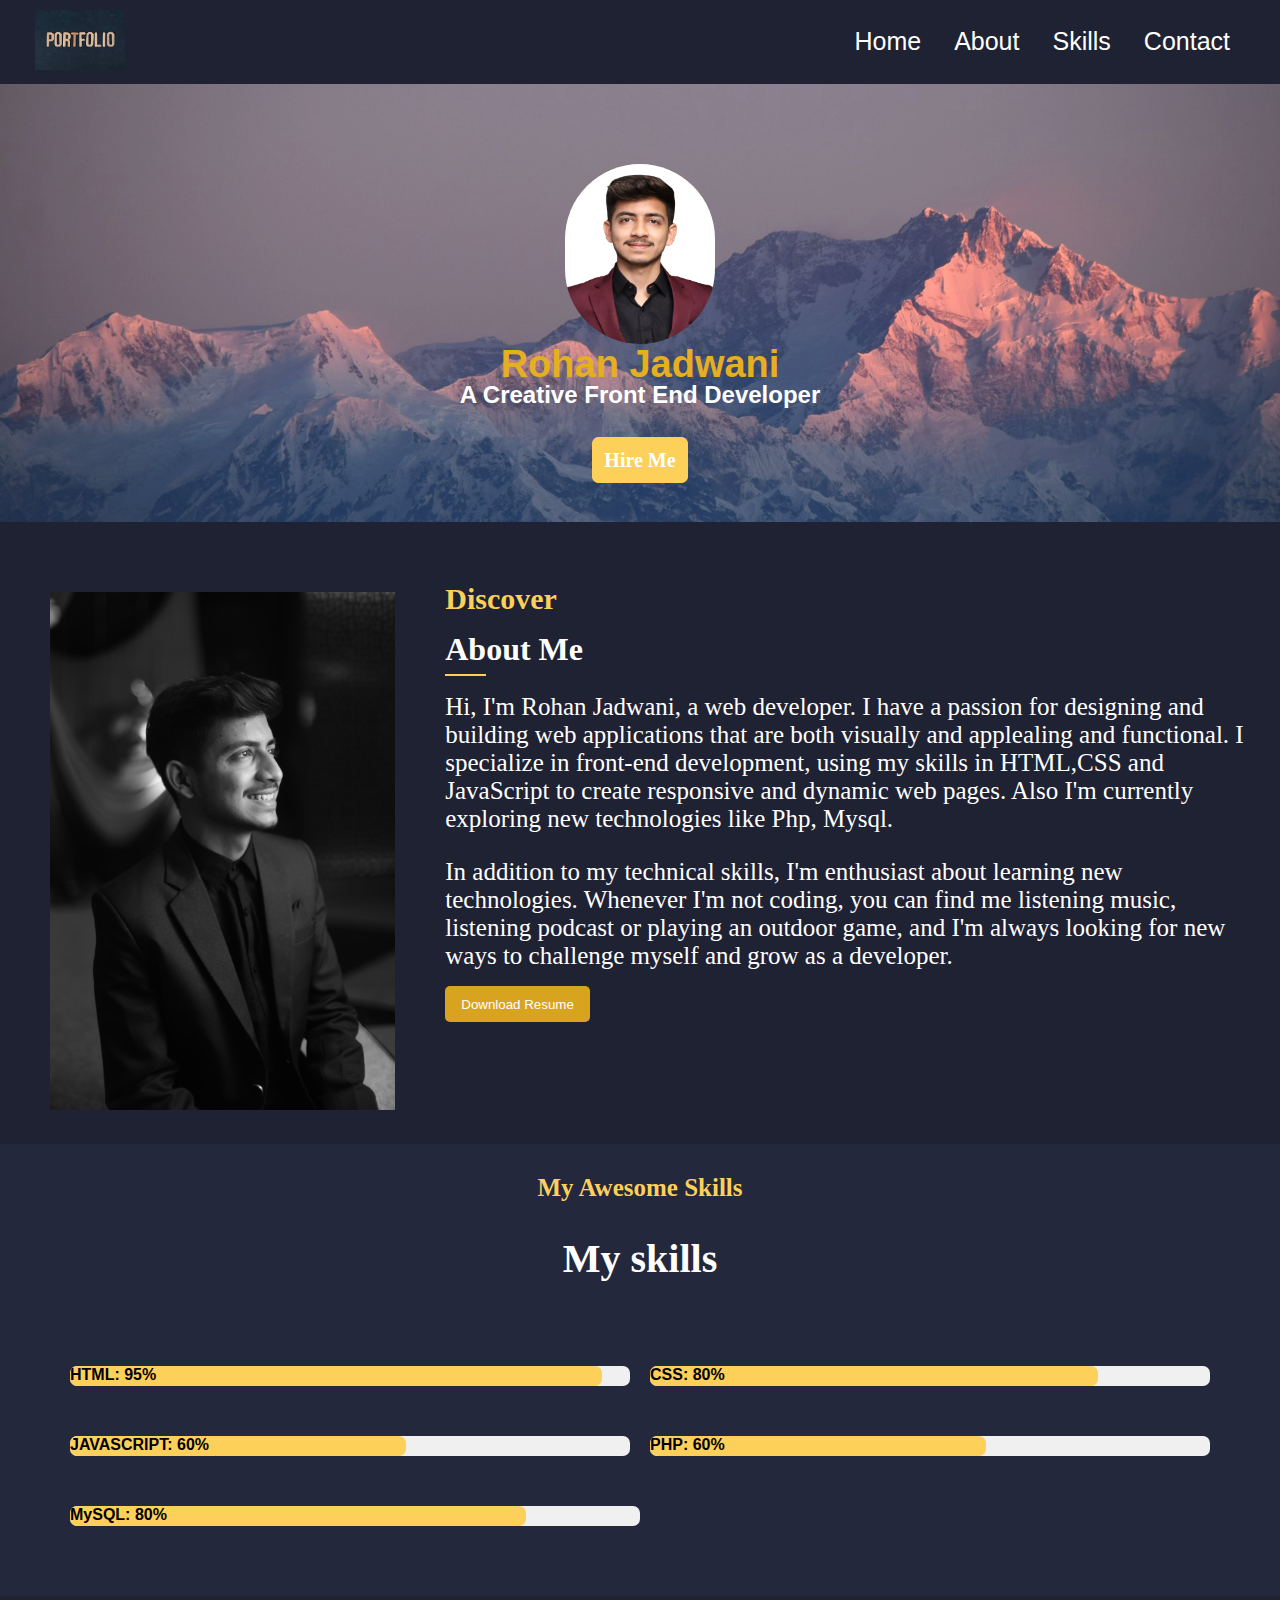
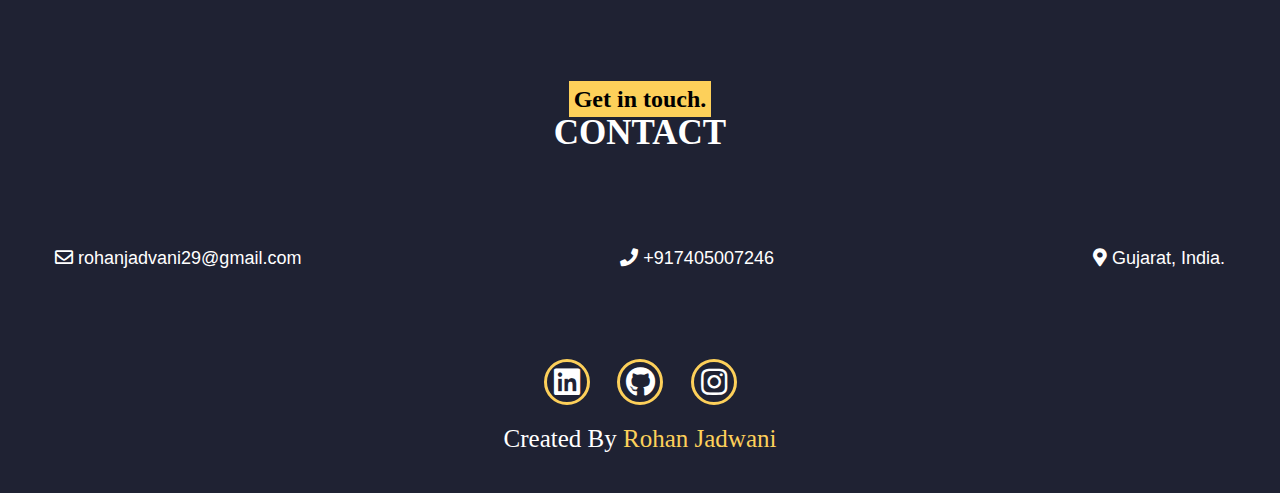
<file: index.html>
<!DOCTYPE html>
<html lang="en">

<head>
    <meta charset="UTF-8">
    <meta http-equiv="X-UA-Compatible" content="IE=edge">
    <meta name="viewport" content="width=device-width, initial-scale=1.0">
    <link rel="stylesheet" href="style.css">
    <!-- <link href="https://fonts.googleapis.com/icon?family=Material+Icons" rel="stylesheet"> -->
    <link rel="stylesheet" href="https://cdnjs.cloudflare.com/ajax/libs/font-awesome/5.15.3/css/all.min.css">
    <!-- <link rel="stylesheet" href="https://www.w3schools.com/w3css/4/w3.css"> -->
    <title>Rohan Jadwani</title>

    <script>
        function closeMenu() {
            var x = document.getElementById("checkbox_toggle");

            // Delay the unchecking of the checkbox and menu closure by 10 seconds (10000 milliseconds)
            setTimeout(function () {
                x.checked = false; // Uncheck the checkbox, which will close the mobile menu
            }, 500);
        }
    </script>
</head>

<body>

    <nav class="navbar">
        <!-- LOGO -->
        <div class="navbar__brand">
            <img src="portfolio_img.jpg" alt="portfolio_img" srcset="" class="portfolio__image">
        </div>

        <!-- NAVIGATION MENU -->
        <ul class="nav-links">

            <!-- USING CHECKBOX HACK -->
            <input type="checkbox" id="checkbox_toggle" />
            <label for="checkbox_toggle" class="hamburger">&#9776;</label>

            <!-- NAVIGATION MENUS -->
            <div class="menu">

                <li><a href="#home" onclick="closeMenu()">Home</a></li>
                <li><a href="#about" onclick="closeMenu()">About</a></li>

                <li>
                    <a href="#skills" onclick="closeMenu()">Skills</a>
                </li>

                <li><a href="#contact" onclick="closeMenu()">Contact</a></li>
                <!-- <li><a href="/">Contact</a></li> -->
            </div>
        </ul>
    </nav>
    <section class="#home" id="home">
        <div class="container w3-container w3-center w3-animate-top">


            <div class="personal_image">
                <img src="passport.png" alt="" srcset="" class="personal__image">
            </div>
            <div class="bio__text">
                <h1 class="bio__name">
                    Rohan Jadwani
                </h1>
                <h2 class="bio__detail">A Creative Front End Developer</h2>
            </div>
            <div class="home__button">
                <a href="mailto:rohanjadvani29@gmail.com" class="hire__button">Hire Me</a>
            </div>
        </div>
    </section>

    <section class="about" id="about">
        <div class="about__container">
            <div class="about__img">
                <img src="FF1A4298.JPG" alt="" class="professional__img">
                <!-- <div class="about__box"></div>/ -->
            </div>
            <div class="about__text">
                <h3 class="about__discovery">Discover</h3>
                <div id="box">
                    <h1 style=" display: inline; ">
                        <span style="border-bottom: 2px solid #fdd05a; padding-bottom: 7px;">Ab</span>out Me
                    </h1>
                </div>
                <div class="about__intro">
                    Hi, I'm Rohan Jadwani, a web developer. I have a passion
                    for designing
                    and building
                    web applications that are both visually and applealing and functional.
                    I specialize in front-end development, using my skills in HTML,CSS and JavaScript to create
                    responsive and dynamic
                    web pages.
                    Also I'm currently exploring new
                    technologies like Php, Mysql.
                    <p>
                        In addition to my technical skills, I'm enthusiast about learning new technologies.
                        Whenever
                        I'm not coding, you can find me listening music, listening podcast or playing an outdoor game,
                        and I'm always
                        looking for new
                        ways to
                        challenge myself and grow as a developer.
                    </p>
                </div>
                <div class="resume__button">
                    <!-- <button type="submit" class="download__button">
                        <a href="rohan_resume.pdf" style="text-decoration: none; color: white;">Download Resume</a></button> -->
                        <a class="download__button" href="rohan_resume.pdf"><button style=""  class="contact__button">Download Resume</button></a>
                </div>

            </div>
    </section>

    <section class="skills" id="skills">
        <div class="skills__text">
            <h1 class="skill__text__my">My Awesome Skills</h1>
            <h2 class="my__skills">My skills</h2>
        </div>
        <div class="main__skill__bar">
            <div class="skill_bar">
                <div class="progress-bar"> 
                    <div class="progress" style="width: 95%;">HTML: 95%</div>
                </div>
                <div class="progress-bar">
                    <div class="progress" style="width: 80%;">CSS: 80%</div>
                </div>
            </div>
            <div class="skill_bar">
                <div class="progress-bar">
                    <div class="progress" style="width: 60%; ">JAVASCRIPT: 60%</div>
                </div>
                <div class="progress-bar">
                    <div class="progress" style="width: 60%;">PHP: 60%</div>
                </div>
            </div>
            <div class="skill_bar">
                <div class="progress-bar">
                    <div class="progress" style="width: 80%;">MySQL: 80%</div>
                </div>
            </div>
        </div>
    </section>

    <section class="contact" id="contact">
        <div class="contact__text">
            <h2 class="contact__text__highlight">Get in touch.</h2>
            <h1 class="contact__text__contact">CONTACT</h1>
        </div>

        <div class="contact__ways">
            <div class="contact__email"><i class='far fa-envelope' style="color: white; "></i> rohanjadvani29@gmail.com
            </div>
            <div class="contact__number"><i class='fa fa-phone' style='color: white'></i> +917405007246</div>
            <div class="contact__address"><i class='fas fa-map-marker-alt' style='color: white'></i> Gujarat, India.
            </div>
        </div>


        <div class="contact__icons">
            <a href="https://www.linkedin.com/in/rohan-jadwani29"><i class='fab fa-linkedin' style='color: white'
                    id="icon1"></i></a>
            <a href="https://github.com/rohan-jadwani"><i class='fab fa-github' style='color: white' id="icon2"></i></a>
            <a href="https://instagram.com/rohan_jadwani?igshid=MzNINGkZWQMg=="><i class='fab fa-instagram'
                    style='color: white' id="icon3"></i></a>
        </div>

        <div class="page__rights">
            Created By <a href="#home"
                style="color: #fdd05a; text-decoration: none;">Rohan Jadwani</a>
        </div>
    </section>

    
</body>

</html>
</file>
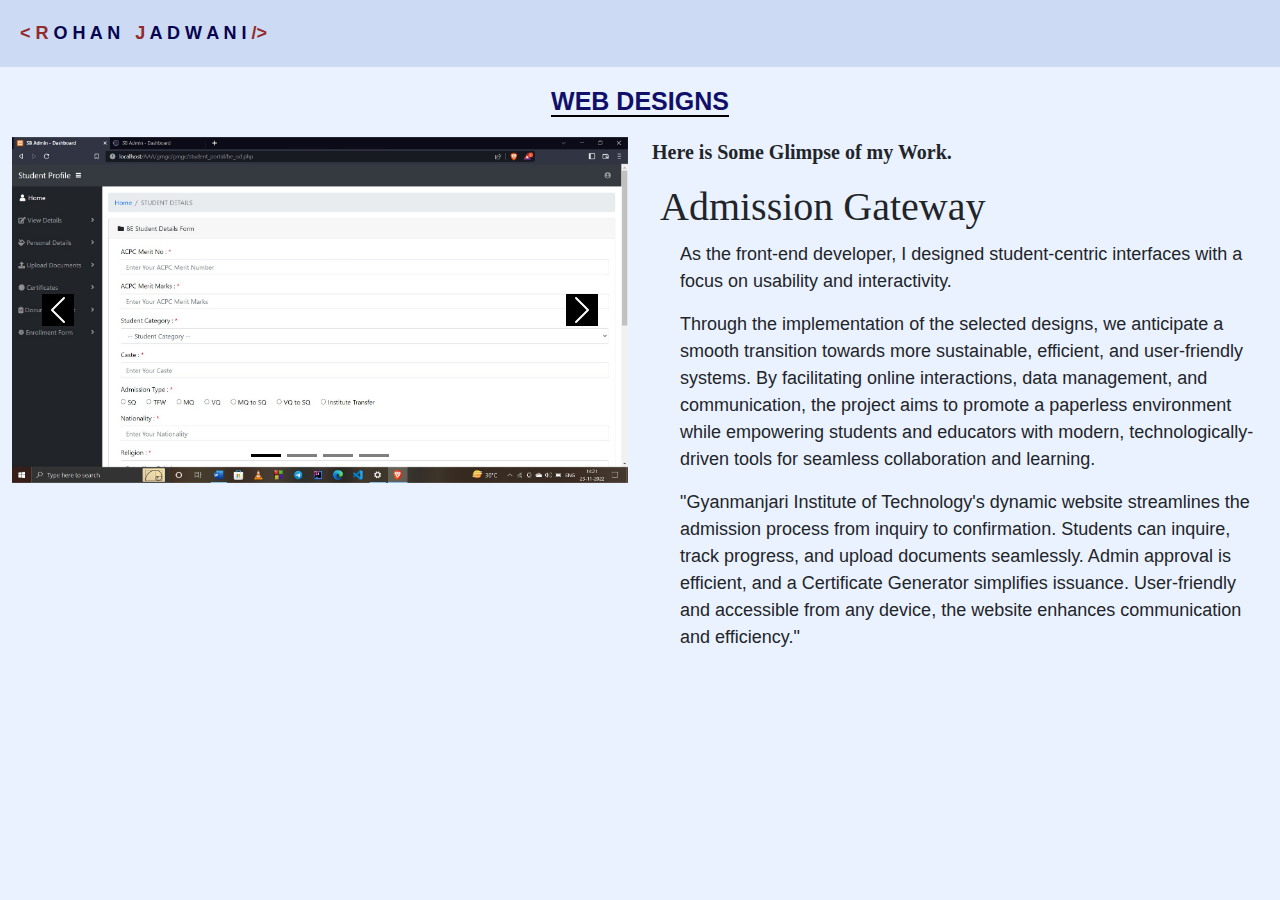
<file: Admission/admission.html>
<!DOCTYPE html>
<html lang="en">

<head>
    <meta charset="UTF-8">
    <meta http-equiv="X-UA-Compatible" content="IE=edge">
    <meta name="viewport" content="width=device-width, initial-scale=1.0">
    <link rel="stylesheet" href="admission.css">
    <!-- Latest compiled and minified CSS -->
    <link href="bootstrap.min.css" rel="stylesheet">

    <!-- Latest compiled JavaScript -->
    <script src="https://cdn.jsdelivr.net/npm/bootstrap@5.2.3/dist/js/bootstrap.bundle.min.js"></script>
    <title>Presentation</title>
</head>

<body class="bg-color">

    <section class="header">
            <pre class="header__text">< R <span style="color:rgb(4, 4, 81);">O H A N</span>   J <span style="color:rgb(4, 4, 81);">A D W A N I</span> /></pre></section>
    <div class="container-fluid mt-2">
        <p class="text-center"><span style="border-bottom: 2px solid black; font-size: 25px; font-family: Arial, Helvetica, sans-serif;
        color:rgb(16, 16, 106); font-weight:800; ">WEB DESIGNS</span></p>
        <div class="row">
            <div class="col-lg-6" id="project__images">
                <div id="carouselExampleIndicators" class="carousel slide" data-bs-ride="true">
                    <div class="carousel-indicators">
                        <button type="button" data-bs-target="#carouselExampleIndicators" data-bs-slide-to="0"
                            class="bg active" aria-current="true" aria-label="Slide 1"></button>
                        <button type="button" data-bs-target="#carouselExampleIndicators" class="bg" data-bs-slide-to="1"
                            aria-label="Slide 2"></button>
                        <button type="button" data-bs-target="#carouselExampleIndicators" class="bg" data-bs-slide-to="2"
                            aria-label="Slide 3"></button>
                        <button type="button" data-bs-target="#carouselExampleIndicators" class="bg" data-bs-slide-to="3"
                            aria-label="Slide 4"></button>
                    </div>
                    <div class="carousel-inner">
                        <div class="carousel-item active project__images" data-bs-interval="2000">
                            <img src="01.jpg" class="d-block w-100" alt="...">
                        </div>
                        <div class="carousel-item project__images" data-bs-interval="2000">
                            <img src="02.jpg" class="d-block w-100" alt="...">
                        </div>
                        <div class="carousel-item project__images" data-bs-interval="2000">
                            <img src="03.jpg" class="d-block w-100" alt="...">
                        </div>
                        <div class="carousel-item project__images" data-bs-interval="2000">
                            <img src="04.jpg" class="d-block w-100" alt="...">
                        </div>
                    </div>
                    <button class="carousel-control-prev" type="button" data-bs-target="#carouselExampleIndicators"
                        data-bs-slide="prev">
                        <span class="carousel-control-prev-icon" aria-hidden="true"></span>
                        <span class="visually-hidden bg-warning">Previous</span>
                    </button>
                    <button class="carousel-control-next" type="button" data-bs-target="#carouselExampleIndicators"
                        data-bs-slide="next">
                        <span class="carousel-control-next-icon" aria-hidden="true"></span>
                        <span class="visually-hidden">Next</span>
                    </button>
                </div>
            </div>

            <div class="col-lg-6" id="second__part">
                <p style="font-size:20px; font-weight:900;">Here is Some Glimpse of my Work.</p>
                <div class="project__details m-2">
                    <div class="project__title">
                        <h3 class="display-6">Admission Gateway</h3>
                    </div>
                    <div class="project__description">
                        <p class="text">
                            As the front-end developer, I designed student-centric interfaces with a focus on usability and interactivity. 
                        </p>
                         <p class="text">
                            Through the implementation of the selected designs, we anticipate a smooth transition
                             towards more sustainable, efficient, and user-friendly systems. By facilitating online 
                             interactions, data management, and communication, the project aims to promote a 
                             paperless environment while empowering students and educators with modern,
                             technologically-driven tools for seamless collaboration and learning.
                         </p>
                        <p class="text" style="padding-bottom:20px;">
                            "Gyanmanjari Institute of Technology's dynamic website streamlines the admission process
                             from inquiry to confirmation. Students can inquire, track progress, and upload documents 
                             seamlessly. Admin approval is efficient, and a Certificate Generator simplifies issuance.
                          User-friendly and accessible from any device, the website enhances communication and efficiency."
                        </p>
                    </div>
                </div>
            </div>
        </div>
    </div>
</body>

</html>
</file>
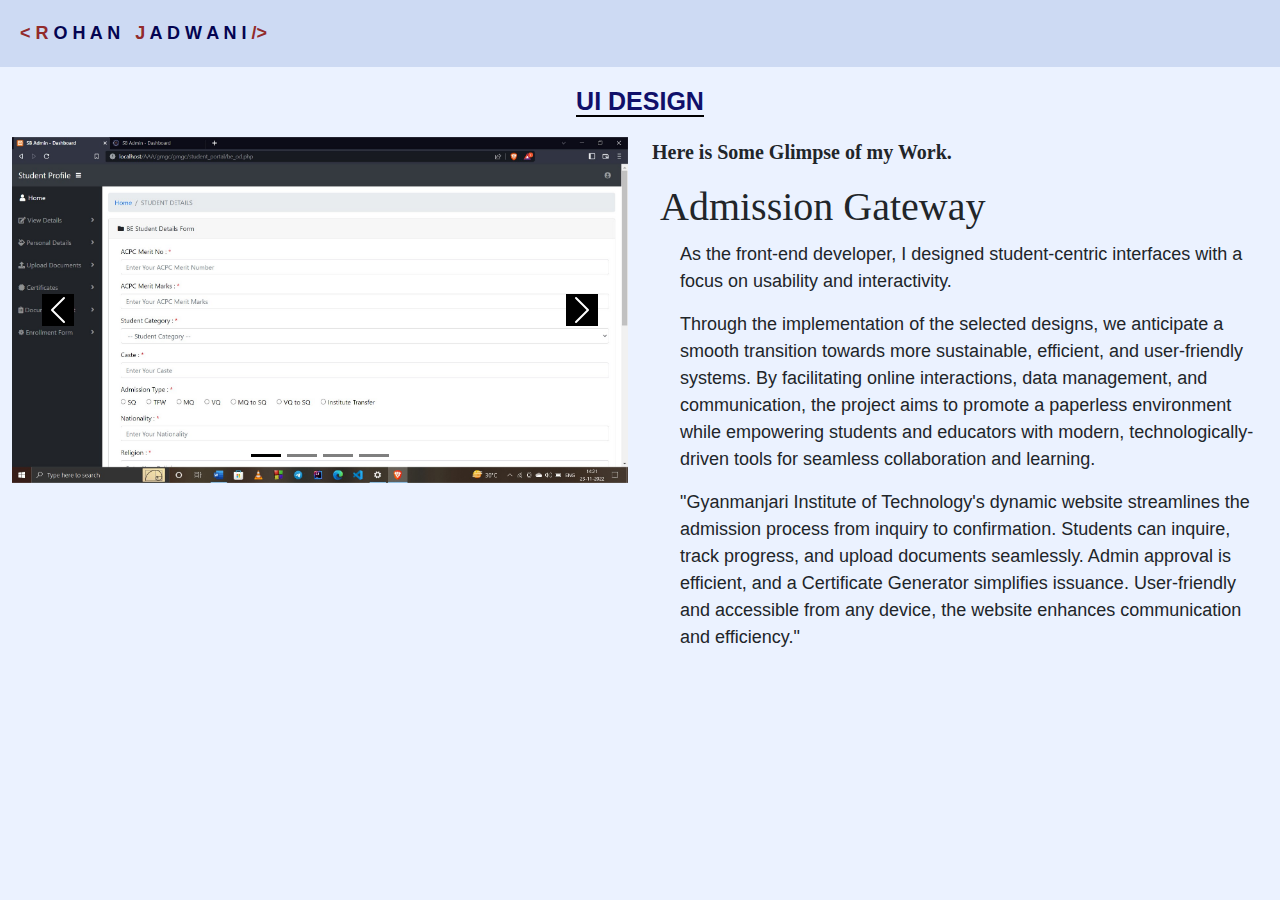
<file: Admission/admisssion.html>
<!DOCTYPE html>
<html lang="en">

<head>
    <meta charset="UTF-8">
    <meta http-equiv="X-UA-Compatible" content="IE=edge">
    <meta name="viewport" content="width=device-width, initial-scale=1.0">
    <link rel="stylesheet" href="admission.css">
    <!-- Latest compiled and minified CSS -->
    <link href="bootstrap.min.css" rel="stylesheet">

    <!-- Latest compiled JavaScript -->
    <script src="https://cdn.jsdelivr.net/npm/bootstrap@5.2.3/dist/js/bootstrap.bundle.min.js"></script>
    <title>Presentation</title>
</head>

<body class="bg-color">

    <section class="header">
            <pre class="header__text">< R <span style="color:rgb(4, 4, 81);">O H A N</span>   J <span style="color:rgb(4, 4, 81);">A D W A N I</span> /></pre></section>
    <div class="container-fluid mt-2">
        <p class="text-center"><span style="border-bottom: 2px solid black; font-size: 25px; font-family: Arial, Helvetica, sans-serif;
        color:rgb(16, 16, 106); font-weight:800; ">UI DESIGN</span></p>
        <div class="row">
            <div class="col-lg-6" id="project__images">
                <div id="carouselExampleIndicators" class="carousel slide" data-bs-ride="true">
                    <div class="carousel-indicators">
                        <button type="button" data-bs-target="#carouselExampleIndicators" data-bs-slide-to="0"
                            class="bg active" aria-current="true" aria-label="Slide 1"></button>
                        <button type="button" data-bs-target="#carouselExampleIndicators" class="bg" data-bs-slide-to="1"
                            aria-label="Slide 2"></button>
                        <button type="button" data-bs-target="#carouselExampleIndicators" class="bg" data-bs-slide-to="2"
                            aria-label="Slide 3"></button>
                        <button type="button" data-bs-target="#carouselExampleIndicators" class="bg" data-bs-slide-to="3"
                            aria-label="Slide 4"></button>
                    </div>
                    <div class="carousel-inner">
                        <div class="carousel-item active project__images" data-bs-interval="2000">
                            <img src="01.jpg" class="d-block w-100" alt="...">
                        </div>
                        <div class="carousel-item project__images" data-bs-interval="2000">
                            <img src="02.jpg" class="d-block w-100" alt="...">
                        </div>
                        <div class="carousel-item project__images" data-bs-interval="2000">
                            <img src="03.jpg" class="d-block w-100" alt="...">
                        </div>
                        <div class="carousel-item project__images" data-bs-interval="2000">
                            <img src="04.jpg" class="d-block w-100" alt="...">
                        </div>
                    </div>
                    <button class="carousel-control-prev" type="button" data-bs-target="#carouselExampleIndicators"
                        data-bs-slide="prev">
                        <span class="carousel-control-prev-icon" aria-hidden="true"></span>
                        <span class="visually-hidden bg-warning">Previous</span>
                    </button>
                    <button class="carousel-control-next" type="button" data-bs-target="#carouselExampleIndicators"
                        data-bs-slide="next">
                        <span class="carousel-control-next-icon" aria-hidden="true"></span>
                        <span class="visually-hidden">Next</span>
                    </button>
                </div>
            </div>

            <div class="col-lg-6" id="second__part">
                <p style="font-size:20px; font-weight:900;">Here is Some Glimpse of my Work.</p>
                <div class="project__details m-2">
                    <div class="project__title">
                        <h3 class="display-6">Admission Gateway</h3>
                    </div>
                    <div class="project__description">
                        <p class="text">
                            As the front-end developer, I designed student-centric interfaces with a focus on usability and interactivity. 
                        </p>
                         <p class="text">
                            Through the implementation of the selected designs, we anticipate a smooth transition
                             towards more sustainable, efficient, and user-friendly systems. By facilitating online 
                             interactions, data management, and communication, the project aims to promote a 
                             paperless environment while empowering students and educators with modern,
                             technologically-driven tools for seamless collaboration and learning.
                         </p>
                        <p class="text" style="padding-bottom:20px;">
                            "Gyanmanjari Institute of Technology's dynamic website streamlines the admission process
                             from inquiry to confirmation. Students can inquire, track progress, and upload documents 
                             seamlessly. Admin approval is efficient, and a Certificate Generator simplifies issuance.
                          User-friendly and accessible from any device, the website enhances communication and efficiency."
                        </p>
                    </div>
                </div>
            </div>
        </div>
    </div>
</body>

</html>
</file>
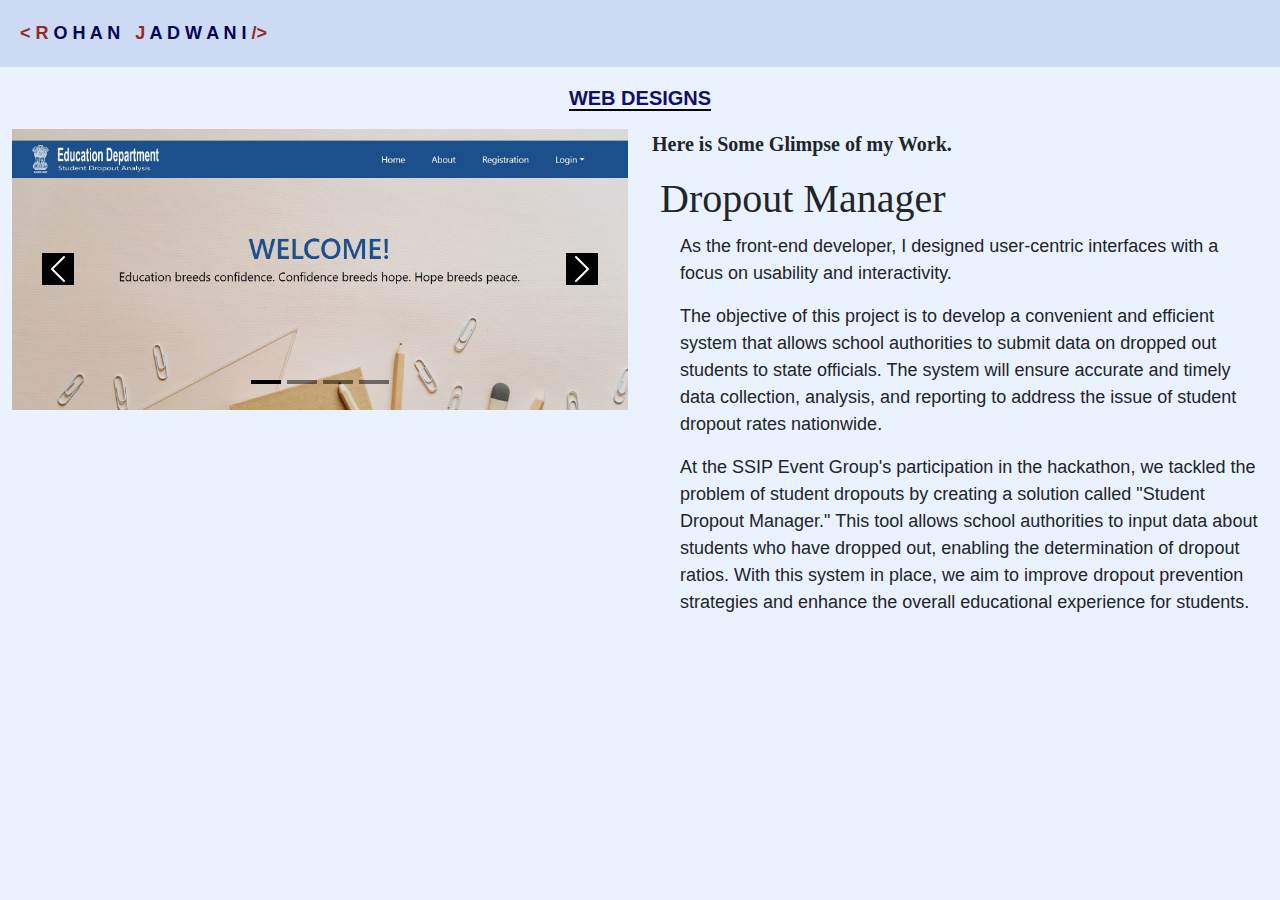
<file: Dropout/dropout.html>
<!DOCTYPE html>
<html lang="en">

<head>
    <meta charset="UTF-8">
    <meta http-equiv="X-UA-Compatible" content="IE=edge">
    <meta name="viewport" content="width=device-width, initial-scale=1.0">
    <link rel="stylesheet" href="dropout.css">
    <!-- Latest compiled and minified CSS -->
    <link href="bootstrap.min.css" rel="stylesheet">

    <!-- Latest compiled JavaScript -->
    <script src="https://cdn.jsdelivr.net/npm/bootstrap@5.3.0/dist/js/bootstrap.bundle.min.js"></script>
    <title>Presentation</title>
</head>

<body class="bg-color">
    <section class="header">
        <pre class="header__text">< R <span style="color:rgb(4, 4, 81);">O H A N</span>   J <span style="color:rgb(4, 4, 81);">A D W A N I</span> /></pre></section>
    <div class="container-fluid mt-2">
        <p class="text-center"><span style="border-bottom: 2px solid black; font-size: 20px; font-family: Arial, Helvetica, sans-serif;
            color:rgb(16, 16, 106); font-weight:800;">WEB DESIGNS</span></p>
        <div class="row">
            <div class="col-lg-6" id="project__images">
                <div id="carouselExampleIndicators" class="carousel slide" data-bs-ride="true">
                    <div class="carousel-indicators">
                        <button type="button" data-bs-target="#carouselExampleIndicators" data-bs-slide-to="0"
                            class="active" aria-current="true" aria-label="Slide 1"></button>
                        <button type="button" data-bs-target="#carouselExampleIndicators" data-bs-slide-to="1"
                            aria-label="Slide 2"></button>
                        <button type="button" data-bs-target="#carouselExampleIndicators" data-bs-slide-to="2"
                            aria-label="Slide 3"></button>
                            <button type="button" data-bs-target="#carouselExampleIndicators" class="bg" data-bs-slide-to="3"
                            aria-label="Slide 4"></button>
                    </div>
                    <div class="carousel-inner">
                        <div class="carousel-item active project__images" data-bs-interval="2000">
                            <img src="homepage.jpg" class="d-block w-100" alt="..." id="one">
                        </div>
                        <div class="carousel-item project__images" data-bs-interval="2000">
                            <img src="s3.jpg" class="d-block w-100" alt="..." id="two">
                        </div>
                        <div class="carousel-item project__images" data-bs-interval="2000">
                            <img src="s4.jpg" class="d-block w-100" alt="..." id="three">
                        </div>
                        <div class="carousel-item project__images" data-bs-interval="2000">
                            <img src="s5.jpg" class="d-block w-100" alt="..." id="four">
                        </div>
                    </div>
                    <button class="carousel-control-prev" type="button" data-bs-target="#carouselExampleIndicators"
                        data-bs-slide="prev">
                        <span class="carousel-control-prev-icon" aria-hidden="true"></span>
                        <span class="visually-hidden">Previous</span>
                    </button>
                    <button class="carousel-control-next" type="button" data-bs-target="#carouselExampleIndicators"
                        data-bs-slide="next">
                        <span class="carousel-control-next-icon" aria-hidden="true"></span>
                        <span class="visually-hidden">Next</span>
                    </button>
                </div>
            </div>

            <div class="col-lg-6" id="second__part">
                <p style="font-size:20px; font-weight:900;">Here is Some Glimpse of my Work.</p>
                <div class="project__details m-2">
                    <div class="project__title">
                        <h3 class="display-6">Dropout Manager</h3>
                    </div>
                    <div class="project__description">
                        <p class="text">
                            As the front-end developer, I designed user-centric interfaces with a focus on usability and interactivity. 
                        </p>
                         <p class="text">
                            The objective of this project is to develop a convenient and
                             efficient system that allows school authorities to submit data on dropped out students 
                             to state officials. The system will ensure accurate and timely data collection,
                             analysis, and reporting to address the issue of student dropout rates nationwide.
                         </p>
                        <p class="text" style="padding-bottom:20px;">
                            At the SSIP Event Group's participation in the hackathon, we tackled the problem of
                             student dropouts by creating a solution called "Student Dropout Manager." This
                              tool allows school authorities to input data about students who have dropped out,
                               enabling the determination of dropout ratios. With this system in place,
                             we aim to improve dropout prevention strategies and enhance the overall educational experience for students.
                        </p>
                    </div>
                </div>
            </div>
        </div>
    </div>
</body>

</html>
</file>
<file: style.css>
@import url("https://fonts.googleapis.com/css2?family=Poppins:wght@400;600;700&display=swap");
/*===== VARIABLES CSS =====*/
@media (min-width: 1210px){
  .navbar{
    padding: 0;
    
  }
}
body {
  margin: 0;
  padding: 0;
  overflow-x: hidden;
}
.menu a {
  text-decoration: none;
  font-size: 25px;
  font-family: sans-serif;
  color: white;
}

.menu li {
  list-style: none;  
  margin-right: 15px;
}

.navbar {
  display: flex;
  align-items: center;
  justify-content: space-between;
  padding: 20px;
  background-color: #1f2233;
  color: #fff;
  margin: 0px;
  position: sticky;
  top: 0;
  z-index: 999;
  /* padding: 0; */
}
/* LOGO */


/* NAVBAR MENU */
.menu {
  display: flex;
  gap: 1em;
  font-size: 18px;
}

.menu li:hover {
  border-bottom: 2px solid #e6ae21;
  transition: 0.3s ease;
  display: inline;
}

.menu li a:active{
  background-color: #e6ae21;
}

.menu li a::after{
  border-bottom: 2px solid #e6ae21;
}

.menu li a:active::after{
  color: yellow;
}


/* DROPDOWN MENU */

input[type=checkbox] {
  display: none;
} 

/* HAMBURGER MENU */
.hamburger {
  display: none;
  font-size: 24px;
  user-select: none;
}

.navbar__brand {
  width: 90px;
  /* margin-right:50px; */
}

.portfolio__image {
  width: 100%;
}

.container {
  position: relative;
  width: 100%;
  /* height: 80vh; */
  overflow: hidden;
  padding-bottom: 50px;
}

.container::before {
  content: "";
  position: absolute;
  top: 0;
  left: 0;
  width: 100%;
  height: 100%;
  background-image: url(final1.jpg);
  opacity: 0.9;
  z-index: -1; /* Place the pseudo-element behind the content */
  background-size: cover;
  background-position: center;
}

.home__button {
  text-align: center;
  margin-top: 40px;
}

.hire__button {
  text-decoration: none;
  font-size: 20px;
  color: white;
  background-color: #fdd05a;
  padding: 10px;
  font-weight: 900;
  border: 2px solid #fdd05a;
  border-radius: 7px;
}

.personal__image {
  width: 150px;
  height: 180px;
  border-radius: 150px;
}

.personal_image {
  text-align: center;
  margin-top: 80px;
}

.bio__text {
  text-align: center;
}

.bio__name {
  font-family: sans-serif;
  font-size: 38px;
  color: #e6ae21;
  font-weight: 900;
  margin-top: -5px;
}

.bio__detail {
  margin-top: -30px;
  font-family: sans-serif;
  color: white;
  font-weight: 900;
}

.about__img {
  width: 1500px;
  height: auto;
  margin-top: 40px;
  margin-left: 50px;
  /* position: relative; */
}

.professional__img {
  width: 100%;
}

/* .about__box{
    position: absolute;
    height: 120px;
    width: 150px;
    background-color: #061046;
    z-index: -1;
    top: 0;
    bottom: 0;
    right: 0;
} */

.about__container {
  display: flex;
  /* flex-direction: row; */
  justify-content: space-between;
  gap: 20px;
  /* align-items: center; */
  padding: 30px 0;
}

.about__text {
  color: white;
  margin: 0 30px 30px 30px;
}

#about {
  background-color: #1f2233;
}

#box {
  margin-top: -15px;
}

.about__intro {
  font-size: 25px;
  margin-top: 25px;
}

.about__discovery {
  color: #fdd05a;
  font-size: 30px;
  font-weight: 900;
}

.download__button {
  background-color: #d8a41f;
  color: white;
  padding: 10px;
  font-size: 15px;
  font-weight: 900;
  border-style: hidden;
  border-radius: 5px;
}
.contact__button{
  text-align: center;
   text-decoration: none; 
   color: white; 
   background-color: #d8a41f;
   border: none;
}

.skills {
  background-color: #24283d;
}

.skills__text {
  text-align: center;
}

.skill__text__my {
  color: #fdd05a;
  margin: 0;
  padding-top: 30px;
  font-size: 25px;
}

.my__skills {
  color: white;
  font-size: 40px;
  /* margin-top:-1px; */
}

.progress-bar {
  width: 50%;
  height: 20px;
  background-color: #f0f0f0;
  border-radius: 7px;
  overflow: hidden;
  /* text-align: center; */
  font-family: sans-serif;
  color: black;
  align-items: center;
  
  /* padding-bottom: 2px; */
}

.progress {
  height: 100%;
  background-color: #fdd05a;
  border-radius: 7px;
  transition: width 0.5s ease-in-out;
  font-weight: 799;
  font-family: sans-serif;
  align-items: center;
 
  /* text-align: center; */
 
}


.skill_bar {
  display: flex;
  justify-content: space-between;
  gap: 20px;
  margin: 50px;
}

.main__skill__bar {
  padding: 20px;
  margin-top: -20px;
}

.contact {
  background-color: #1f2233;
  padding: 40px;
}

.contact__text {
  text-align: center;
  padding: 15px;
  padding-top: 50px;
  /* margin-top: 20px; */
}

.contact__text__highlight {
  color: black;
  background-color: #fdd05a;
  display: inline;
  padding: 5px;
}

.contact__text__contact {
  color: white;
  font-weight: 900;
  margin: 0;
  font-size: 35px;
}

.contact__ways {
  display: flex;
  justify-content: space-between;
  color: white;
  font-size: 18px;
  margin-top: 80px;
  align-items: center;
  font-family: sans-serif;
  padding: 0 15px;
  overflow: hidden;
}

.contact__icons {
  text-align: center;
  margin-top: 80px;
  font-size: 30px;
}

#icon1,
#icon2,
#icon3 {
  border: 3px solid #fdd05a;
  border-radius: 50%;
  background-color: #1f2233;
  width: 40px;
  height: 40px;
  line-height: 40px;
  color: #fff;
  margin: 10px;
}

.page__rights {
  text-align: center;
  font-size: 25px;
  font-weight: 100;
  color: white;
  font-family: serif;
  margin-top: 10px;
}

@media (min-width: 1210px){
  .navbar{
    padding: 10px;
    }

    .menu{
      margin-right: 25px
    }

    .navbar__brand{
      margin-left: 25px;
    }
}

@media (max-width: 767px) {
  
  
  .container {
    position: relative;
    width: 100%;
    height: auto;
    overflow: hidden;
    padding-bottom: 50px;
  }

  .about__container {
    display: flex;
    flex-direction: column;
  }

  .about__img {
    text-align: center;
    margin: 0 auto; /* Center the image horizontally */
    max-width: 300px; /* Limit the maximum width of the image */
  }

  .professional__img {
    width: 100%;
  }

  .about__text {
    margin-top: 20px;
  }

  .about__discovery {
    font-size: 24px;
  }

  .about__intro,
  .about__intro p {
    font-size: 22px;
  }

  .resume__button {
    text-align: center;
  }

  .contact__ways {
    display: flex;
    flex-direction: column;
    row-gap: 12px;
  }
  
  .menu {
    display:none;
    position: absolute;
    background-color:#1f2233;
    right: 0;
    left: 0;
    /* text-align: center; */
    padding: 18px 0;
    padding-left: 15px;
  }

  .menu li:hover {
    display: inline-block;
    background-color: #1f2233;
    transition: 0.3s ease;
  }

  .menu li {
    margin-top: 12px;
    margin-left: 20px;
  }

  input[type=checkbox]:checked ~ .menu {
    display: block;
  }

  .hamburger {
    display: block;
    margin-right: 20px;
    color: #e6ae21;
    border: 1px solid white;
    padding: 0;
  }

  .dropdown {
    left: 50%;
    top: 30px;
    transform: translateX(35%);
  }

  .dropdown li:hover {
    background-color: #4c9e9e;
  }
}

@media (min-width: 250px) and (max-width:623px){
  .progress-bar {
    width: 100%;
    margin-top: 20px;
  }

  .skill_bar{
    margin: 0;
  }
  .skill_bar {
    display: block;
    justify-content: space-between;
    margin: 0px;
  }
  .progress {
    height: 100%;
    background-color: #fdd05a;
    border-radius: 7px;
    transition: width 0.5s ease-in-out;
    font-weight: 795;
    font-family: sans-serif;
    /* text-align: center; */
  }

  .main__skill__bar{
    margin-top: 20px;
padding: 0 50px 50px 50px;
  }
}

@media (max-width:360px){
  .contact__email{
    display: flex;
    justify-content: space-between;
  }

  .contact__email{
    padding: 0px;
  }
}
</file>
<file: Admission/admission.css>
.bg-color{
      font-family: 'Merriweather', serif;
      background-color: #ebf2ff;
      max-width: 100%;
      overflow-x: hidden;  
      /* scroll-behaviour:smooth;  */
}

.header{
      position:sticky;
      top:0;
      background-color:#cddaf3;
      text-align:start;
      color:rgb(146, 43, 43);
      z-index:999;
}
.header__text{
      padding:20px;
      font-size:18px;
      font-weight:800;
      font-family:Arial, Helvetica, sans-serif;
}

.text{
      margin-left:20px;

}

.project__description{
    font-size:18px;
    font-family: Arial, Helvetica, sans-serif;
    margin-top:10px;
}

 .carousel-control-prev-icon,  .carousel-control-next-icon{
      background-color:black;
      /* border:5px solid black;  */
      
    } 
.carousel-indicators [data-bs-target]{
      background-color:rgb(1, 1, 48);
} 

.carousel-control-next,.carousel-control-prev{
      color:black;
      border:2px solid black;
}
    

@media (max-width:1024px){

      #second__part{
            margin-top:30px;
      }
      
      .text{
            margin-left:5px;
      
      }
}

@media (max-width:575px){
    

      .project__description{
            font-size:17px;
               margin-top:10px;
        }
}

@media (min-width:330px) and (max-width:400px){
      /* #project__images{
            height:40vh;
      } */
}
</file>
<file: Dropout/dropout.css>
.bg-color{
    font-family: 'Merriweather', serif;
    background-color: #ebf2ff;
    max-width: 100%;
    overflow-x: hidden;  
    /* scroll-behaviour:smooth;  */
}

.header{
    position:sticky;
    top:0;
    background-color:#cddaf3;
    text-align:start;
    color:rgb(146, 43, 43);
    z-index:999;
}
.header__text{
    padding:20px;
    font-size:18px;
    font-weight:800;
    font-family:Arial, Helvetica, sans-serif;
}

.text{
    margin-left:20px;

}

.project__description{
  font-size:18px;
  font-family: Arial, Helvetica, sans-serif;
  margin-top:10px;
}

.carousel-control-prev-icon,  .carousel-control-next-icon{
    background-color:black;
    /* border:5px solid black;  */
    
  } 
.carousel-indicators [data-bs-target]{
    background-color:rgb(1, 1, 48);
} 

.carousel-control-next,.carousel-control-prev{
    color:black;
    border:2px solid black;
}



@media (max-width:1024px){

    #second__part{
          margin-top:30px;
    }
    
    .text{
          margin-left:5px;
    
    }
}

@media (max-width:575px){
  

    .project__description{
          font-size:17px;
             margin-top:10px;
      }
}

@media (min-width:330px) and (max-width:400px){
    #one, #two, #three, #four{
        height: 156px;
    }
}

@media (min-width:400px) and (max-width:450px){
    #one, #two, #three, #four{
        height: 185px;
    }
}

@media (min-width:451px) and (max-width:500px){
    #one, #two, #three, #four{
        height: 210px;
    }
}

@media (min-width:501px) and (max-width:550px){
    #one, #two, #three, #four{
        height: 237px;
    }
}

@media (min-width:1024px) and (max-width:1100px){
    #one, #two, #three, #four{
        height: 280px;
    }
}
</file>
